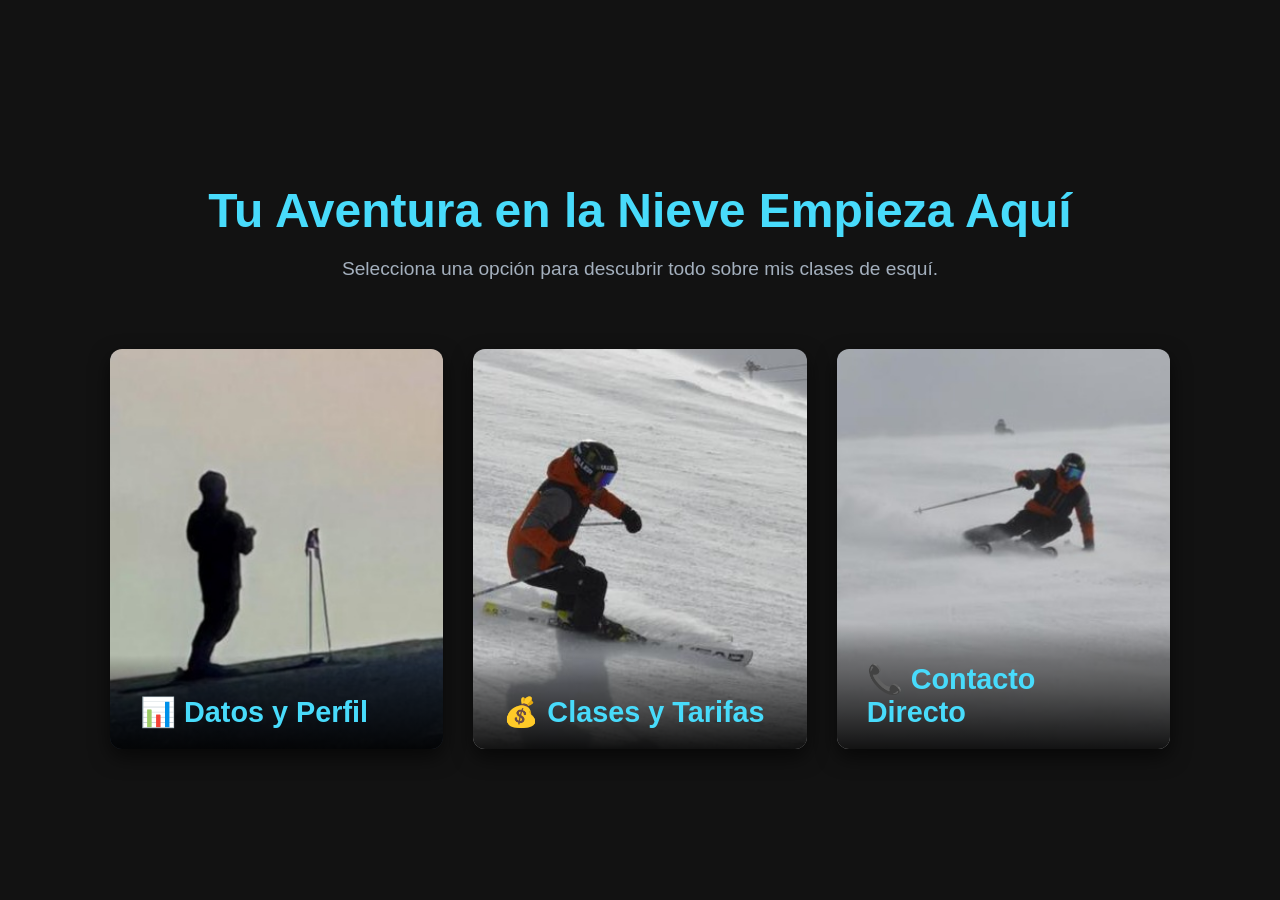
<file: index.html>
<!doctype html>
<html lang="es">

<head>
  <meta charset="utf-8">
  <meta name="viewport" content="width=device-width, initial-scale=1">
  <title>Menú Principal | Profesor de Esquí</title>
  <link rel="stylesheet" href="css/style-landing.css">
  <meta name="theme-color" content="#121212">
</head>

<body>

<header class="hero-landing">
  <h1>Tu Aventura en la Nieve Empieza Aquí</h1>
  <p>Selecciona una opción para descubrir todo sobre mis clases de esquí.</p>
</header>

<main class="contenedor-tarjetas">

  <a href="Datos.html" class="tarjeta-animada">
    <img src="./img/Datos.JPG" alt="Datos del Profesor">
    <div class="capa-texto">
      <h3>📊 Datos y Perfil</h3>
      <p class="descripcion-oculta">Conoce mi experiencia, mis titulaciones y mi metodología para que aprendas con la máxima seguridad.</p>
    </div>
  </a>

  <a href="Precios.html" class="tarjeta-animada">
    <img src="img/Precios.JPG" alt="Precios">
    <div class="capa-texto">
      <h3>💰 Clases y Tarifas</h3>
      <p class="descripcion-oculta">Descubre los diferentes niveles: iniciación, perfeccionamiento, freeride y sus precios.</p>
    </div>
  </a>

  <a href="Contacto.html" class="tarjeta-animada">
    <img src="./img/Contacto.JPG" alt="Contacto">
    <div class="capa-texto">
      <h3>📞 Contacto Directo</h3>
      <p class="descripcion-oculta">¿Tienes dudas o quieres reservar? Escríbeme y organizamos tu clase a medida.</p>
    </div>
  </a>

</main>

</body>
</html>
</file>
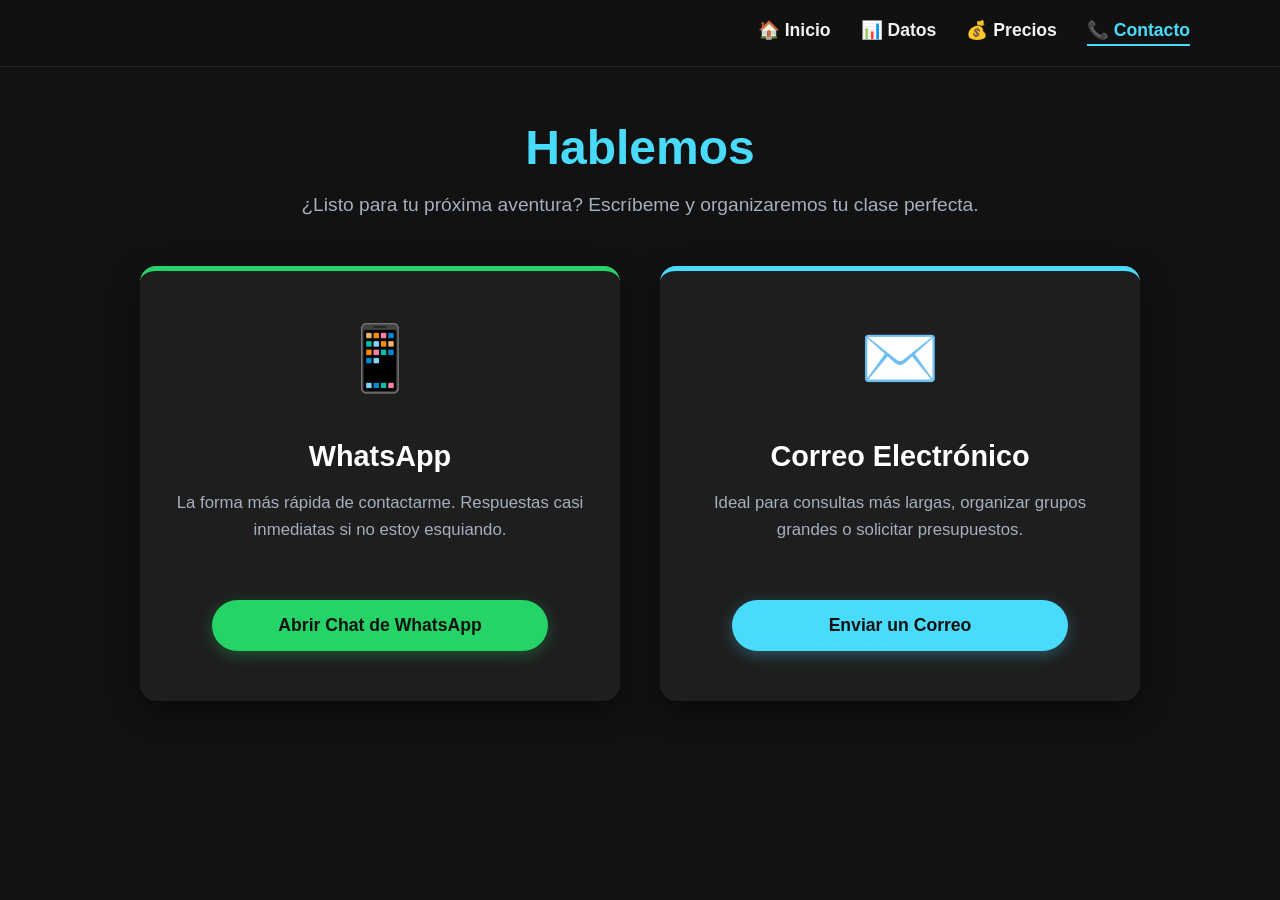
<file: Contacto.html>
<!doctype html>
<html lang="es">

<head>
    <meta charset="utf-8">
    <meta name="viewport" content="width=device-width, initial-scale=1">
    <title>Contacto | Profesor de Esquí</title>
    <link rel="stylesheet" href="css/style-Datos.css">
    <meta name="theme-color" content="#121212">
</head>

<body>

<nav class="menu-superior">
    <div class="enlaces-menu">
        <a href="index.html" class="nav-link">🏠 Inicio</a>
        <a href="Datos.html" class="nav-link">📊 Datos</a>
        <a href="Precios.html" class="nav-link">💰 Precios</a>
        <a href="Contacto.html" class="nav-link activo">📞 Contacto</a>
    </div>
</nav>

<main class="contenedor-principal">

    <header class="cabecera-seccion">
        <h1>Hablemos</h1>
        <p>¿Listo para tu próxima aventura? Escríbeme y organizaremos tu clase perfecta.</p>
    </header>

    <section class="grid-contacto">

        <div class="tarjeta-contacto whatsapp">
            <div class="icono-contacto">📱</div>
            <h2>WhatsApp</h2>
            <p>La forma más rápida de contactarme. Respuestas casi inmediatas si no estoy esquiando.</p>

            <a href="https://wa.me/34661054733?text=Hola,%20me%20gustaría%20información%20sobre%20las%20clases%20de%20esquí" target="_blank" class="boton-accion btn-whatsapp">
                Abrir Chat de WhatsApp
            </a>
        </div>

        <div class="tarjeta-contacto email">
            <div class="icono-contacto">✉️</div>
            <h2>Correo Electrónico</h2>
            <p>Ideal para consultas más largas, organizar grupos grandes o solicitar presupuestos.</p>

            <a href="mailto:Pedromplaza1@gmail.com?subject=Información%20Clases%20de%20Esquí" class="boton-accion btn-email">
                Enviar un Correo
            </a>
        </div>

    </section>

</main>

</body>
</html>
</file>
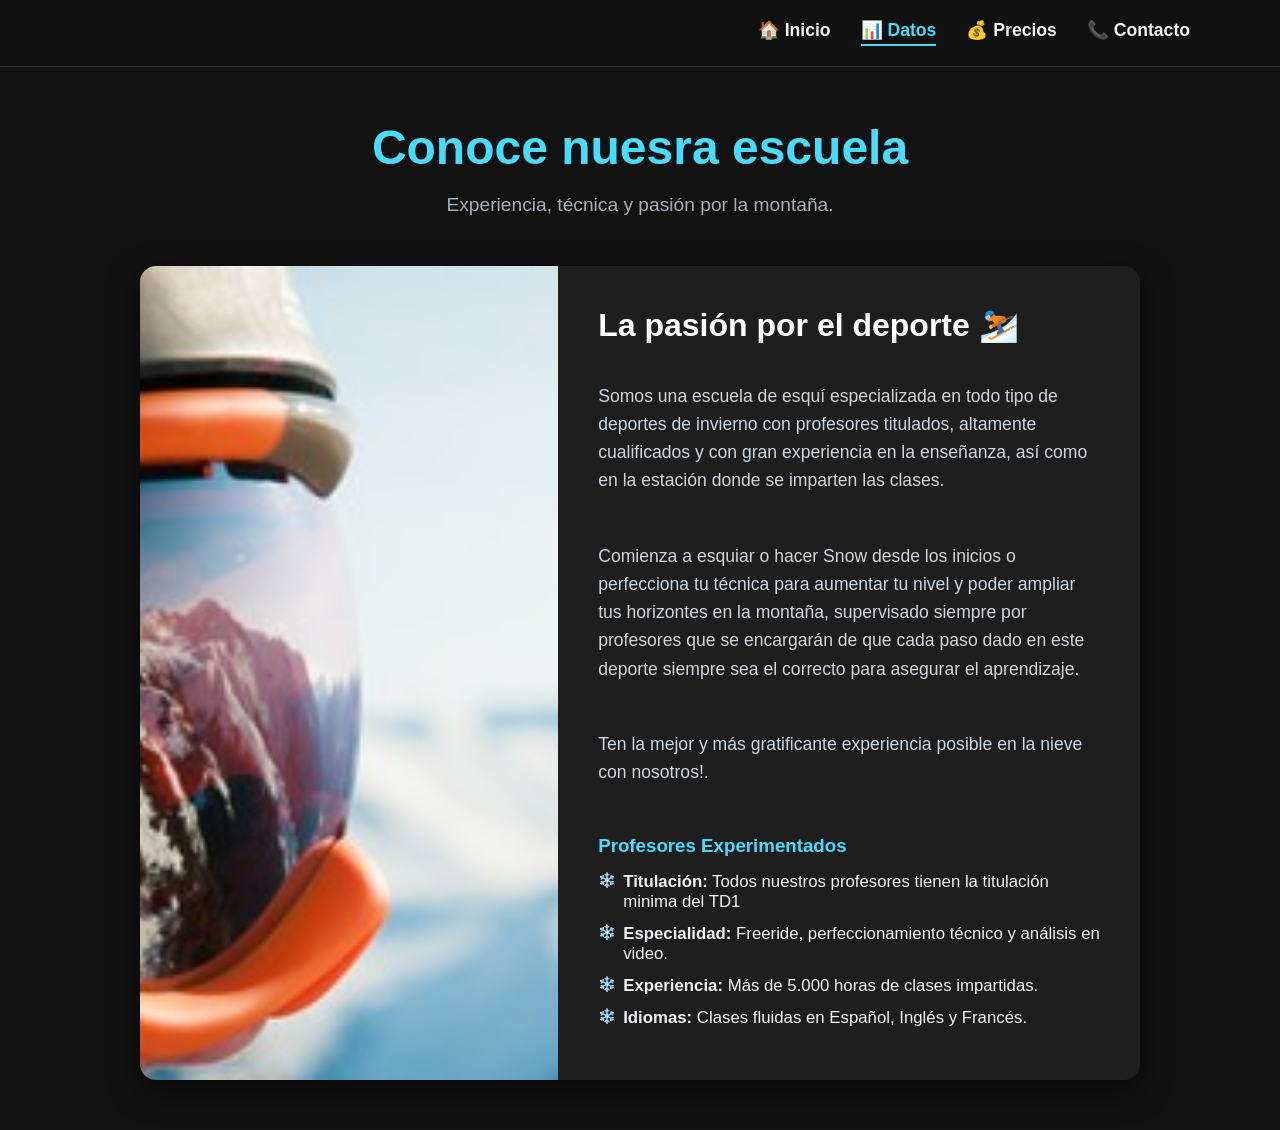
<file: Datos.html>
<!doctype html>
<html lang="es">

<head>
    <meta charset="utf-8">
    <meta name="viewport" content="width=device-width, initial-scale=1">
    <title>Datos y Perfil | Profesor de Esquí</title>
    <link rel="stylesheet" href="css/style-Datos.css">
    <meta name="theme-color" content="#121212">
</head>

<body>

<nav class="menu-superior">
    <div class="enlaces-menu">
        <a href="index.html" class="nav-link">🏠 Inicio</a>
        <a href="Datos.html" class="nav-link activo">📊 Datos</a>
        <a href="Precios.html" class="nav-link">💰 Precios</a>
        <a href="Contacto.html" class="nav-link">📞 Contacto</a>
    </div>
</nav>

<main class="contenedor-principal">

    <header class="cabecera-seccion">
        <h1>Conoce nuesra escuela</h1>
        <p>Experiencia, técnica y pasión por la montaña.</p>
    </header>

    <section class="tarjeta-perfil">

        <div class="perfil-imagen">
            <img src="./img/datosPortada.jpg" alt="Profesor de esquí en la nieve">
        </div>

        <div class="perfil-info">
            <h2>La pasión por el deporte ⛷️</h2>
            <p>Somos una escuela de esquí especializada en todo tipo de deportes de invierno con profesores titulados, altamente cualificados y con gran experiencia en la enseñanza, así como en la estación donde se imparten las clases.</p>
            <p>Comienza a esquiar o hacer Snow desde los inicios o perfecciona tu técnica para aumentar tu nivel y poder ampliar tus horizontes en la montaña, supervisado siempre por profesores que se encargarán de que cada paso dado en este deporte siempre sea el correcto para asegurar el aprendizaje.</p>
            <p>Ten la mejor y más gratificante experiencia posible en la nieve con nosotros!.</p>
            <h3>Profesores Experimentados</h3>
            <ul class="lista-skills">
                <li><strong>Titulación:</strong> Todos nuestros profesores tienen la titulación minima del TD1</li>
                <li><strong>Especialidad:</strong> Freeride, perfeccionamiento técnico y análisis en video.</li>
                <li><strong>Experiencia:</strong> Más de 5.000 horas de clases impartidas.</li>
                <li><strong>Idiomas:</strong> Clases fluidas en Español, Inglés y Francés.</li>
            </ul>
        </div>

    </section>

</main>

</body>
</html>
</file>
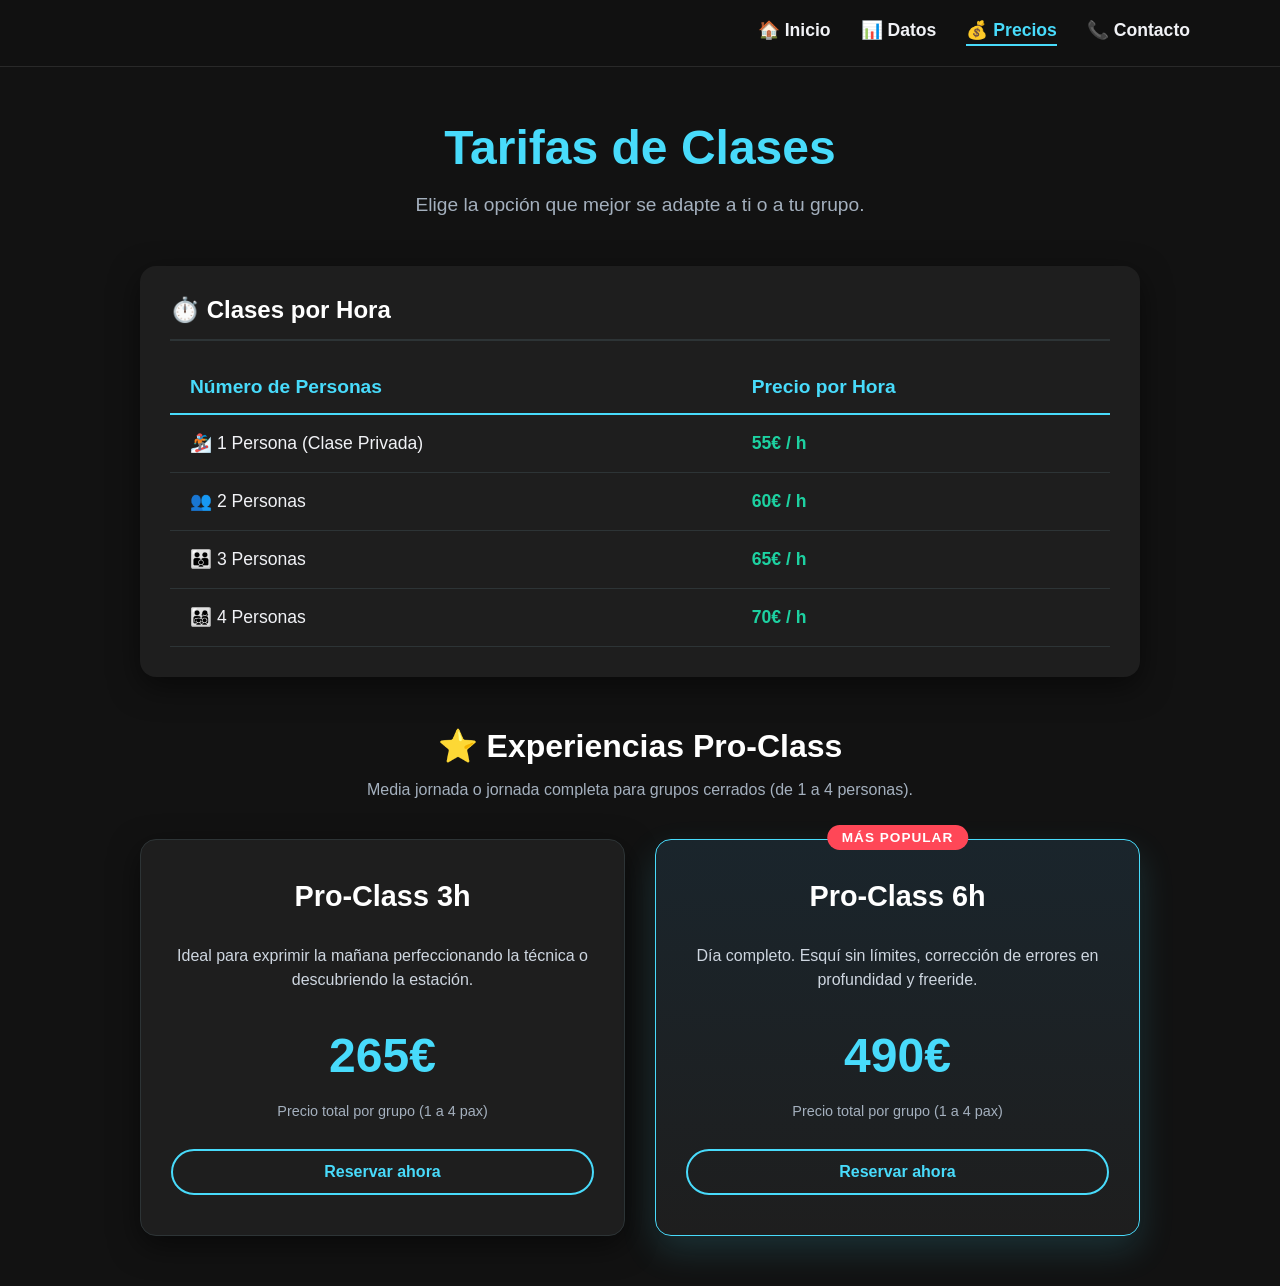
<file: Precios.html>
<!doctype html>
<html lang="es">

<head>
    <meta charset="utf-8">
    <meta name="viewport" content="width=device-width, initial-scale=1">
    <title>Precios y Clases | Profesor de Esquí</title>
    <link rel="stylesheet" href="./css/style-Datos.css">
    <meta name="theme-color" content="#121212">
</head>

<body>

<nav class="menu-superior">
    <div class="enlaces-menu">
        <a href="index.html" class="nav-link">🏠 Inicio</a>
        <a href="Datos.html" class="nav-link">📊 Datos</a>
        <a href="Precios.html" class="nav-link activo">💰 Precios</a>
        <a href="Contacto.html" class="nav-link">📞 Contacto</a>
    </div>
</nav>

<main class="contenedor-principal">

    <header class="cabecera-seccion">
        <h1>Tarifas de Clases</h1>
        <p>Elige la opción que mejor se adapte a ti o a tu grupo.</p>
    </header>

    <section class="contenedor-tabla">
        <h2>⏱️ Clases por Hora</h2>
        <table class="tabla-precios">
            <thead>
            <tr>
                <th>Número de Personas</th>
                <th>Precio por Hora</th>
            </tr>
            </thead>
            <tbody>
            <tr>
                <td>🏂 1 Persona (Clase Privada)</td>
                <td class="precio-celda">55€ / h</td>
            </tr>
            <tr>
                <td>👥 2 Personas</td>
                <td class="precio-celda">60€ / h</td>
            </tr>
            <tr>
                <td>👪 3 Personas</td>
                <td class="precio-celda">65€ / h</td>
            </tr>
            <tr>
                <td>👨‍👩‍👧‍👦 4 Personas</td>
                <td class="precio-celda">70€ / h</td>
            </tr>
            </tbody>
        </table>
    </section>

    <section class="seccion-premium">
        <h2 class="titulo-centrado">⭐ Experiencias Pro-Class</h2>
        <p class="subtitulo-centrado">Media jornada o jornada completa para grupos cerrados (de 1 a 4 personas).</p>

        <div class="grid-premium">
            <div class="tarjeta-premium">
                <h3>Pro-Class 3h</h3>
                <p class="descripcion">Ideal para exprimir la mañana perfeccionando la técnica o descubriendo la estación.</p>
                <div class="precio-destacado">265€</div>
                <p class="grupo-info">Precio total por grupo (1 a 4 pax)</p>
                <a href="Contacto.html" class="boton-reservar">Reservar ahora</a>
            </div>

            <div class="tarjeta-premium destacada">
                <div class="etiqueta-top">Más Popular</div>
                <h3>Pro-Class 6h</h3>
                <p class="descripcion">Día completo. Esquí sin límites, corrección de errores en profundidad y freeride.</p>
                <div class="precio-destacado">490€</div>
                <p class="grupo-info">Precio total por grupo (1 a 4 pax)</p>
                <a href="Contacto.html" class="boton-reservar">Reservar ahora</a>
            </div>
        </div>
    </section>

</main>

</body>
</html>
</file>
<file: css/style-landing.css>
/* =========================================
   ESTILOS GENERALES Y MODO OSCURO
   ========================================= */
body {
    background-color: #121212;
    color: #e0e0e0;
    font-family: 'Segoe UI', Tahoma, Geneva, Verdana, sans-serif;
    margin: 0;
    padding: 0;

    display: flex;
    flex-direction: column;
    align-items: center;
    justify-content: center;
    min-height: 100vh; /* Ocupa toda la altura de la pantalla */
}

/* =========================================
   CABECERA DE LA LANDING PAGE
   ========================================= */
.hero-landing {
    text-align: center;
    margin-bottom: 50px;
    padding: 0 20px;
}

.hero-landing h1 {
    font-size: 3rem;
    color: #48dbfb; /* Azul hielo */
    margin-bottom: 10px;
}

.hero-landing p {
    font-size: 1.2rem;
    color: #a4b0be;
}

/* =========================================
   CONTENEDOR DE LAS TARJETAS (Grid)
   ========================================= */
.contenedor-tarjetas {
    display: grid;
    /* Ajuste para que se centren mejor las tarjetas si sobran huecos */
    grid-template-columns: repeat(auto-fit, minmax(300px, 1fr));
    justify-content: center;
    gap: 30px;
    width: 100%;
    max-width: 1100px;
    padding: 0 20px;
    box-sizing: border-box;
}

/* =========================================
   TARJETAS ANIMADAS (Convertidas en enlaces)
   ========================================= */
a.tarjeta-animada {
    text-decoration: none; /* Quita el subrayado del enlace */
    display: block;
    position: relative;
    height: 400px; /* Altura imponente para las fotos */
    border-radius: 12px;
    overflow: hidden;
    box-shadow: 0 8px 20px rgba(0, 0, 0, 0.6);
    cursor: pointer;
}

a.tarjeta-animada img {
    width: 100%;
    height: 100%;
    object-fit: cover;
    transition: transform 0.5s ease;
}

/* =========================================
   CAPA DE TEXTO (Título y Descripción)
   ========================================= */
a.tarjeta-animada .capa-texto {
    position: absolute;
    bottom: 0;
    left: 0;
    width: 100%;
    /* Gradiente SIEMPRE visible para que el título se lea sobre la foto */
    background: linear-gradient(to top, rgba(0, 0, 0, 0.9) 0%, rgba(0, 0, 0, 0.4) 70%, transparent 100%);
    color: #ffffff;
    display: flex;
    flex-direction: column;
    justify-content: flex-end;
    padding: 30px;
    box-sizing: border-box;
    transition: all 0.5s ease;
}

a.tarjeta-animada .capa-texto h3 {
    margin: 0;
    font-size: 1.8rem;
    color: #48dbfb; /* Azul hielo para los títulos */
    transition: transform 0.4s ease;
    /* Un ligero empuje hacia abajo cuando el texto está oculto para centrarlo visualmente */
    transform: translateY(10px);
}

a.tarjeta-animada .capa-texto .descripcion-oculta {
    margin: 0;
    font-size: 1.05rem;
    line-height: 1.5;
    color: #f1f2f6;

    /* ESTADO INICIAL: Oculto y sin ocupar espacio */
    opacity: 0;
    max-height: 0;
    transform: translateY(20px);
    transition: all 0.4s ease;
}

/* =========================================
   EFECTOS AL PASAR EL RATÓN (HOVER)
   ========================================= */
a.tarjeta-animada:hover img {
    transform: scale(1.15); /* Efecto Zoom en la foto */
}

/* Oscurecemos un poco más el fondo al hacer hover para leer el párrafo largo */
a.tarjeta-animada:hover .capa-texto {
    background: linear-gradient(to top, rgba(0, 0, 0, 0.95) 0%, rgba(0, 0, 0, 0.7) 60%, transparent 100%);
}

a.tarjeta-animada:hover .capa-texto h3 {
    /* Devuelve el título a su posición normal */
    transform: translateY(0);
}

a.tarjeta-animada:hover .capa-texto .descripcion-oculta {
    /* Muestra el texto y le da espacio para expandirse */
    opacity: 1;
    max-height: 150px;
    margin-top: 15px; /* Separa el párrafo del título */
    transform: translateY(0);
}
</file>
<file: css/style-Datos.css>
/* =========================================
   ESTILOS GENERALES (Modo Oscuro)
   ========================================= */
body {
    background-color: #121212;
    color: #e0e0e0;
    font-family: 'Segoe UI', Tahoma, Geneva, Verdana, sans-serif;
    margin: 0;
    padding: 0;
}

/* =========================================
   BARRA DE NAVEGACIÓN SUPERIOR
   ========================================= */
.menu-superior {
    position: fixed; /* Se queda fija al hacer scroll */
    top: 0;
    width: 100%;
    /* Efecto cristal elegante */
    background-color: rgba(18, 18, 18, 0.85);
    backdrop-filter: blur(10px);
    -webkit-backdrop-filter: blur(10px);
    border-bottom: 1px solid rgba(255, 255, 255, 0.1);
    z-index: 1000;
    padding: 20px 0;
}

.enlaces-menu {
    display: flex;
    justify-content: flex-end; /* Alinea los enlaces a la derecha */
    align-items: center;
    max-width: 1100px;
    margin: 0 auto;
    padding: 0 30px;
    gap: 30px; /* Separación entre botones */
}

.nav-link {
    color: #f1f2f6;
    text-decoration: none;
    font-weight: bold;
    font-size: 1.1rem;
    transition: all 0.3s ease;
    padding-bottom: 5px;
    position: relative;
}

/* Línea animada al pasar el ratón */
.nav-link::after {
    content: '';
    position: absolute;
    width: 0;
    height: 2px;
    bottom: 0;
    left: 0;
    background-color: #48dbfb;
    transition: width 0.3s ease;
}

.nav-link:hover::after,
.nav-link.activo::after {
    width: 100%;
}

.nav-link:hover,
.nav-link.activo {
    color: #48dbfb; /* Color de resalte para el apartado actual */
}

/* =========================================
   CONTENEDOR PRINCIPAL
   ========================================= */
.contenedor-principal {
    max-width: 1000px;
    margin: 120px auto 50px; /* Margen superior para no chocar con el menú fijo */
    padding: 0 20px;
}

.cabecera-seccion {
    text-align: center;
    margin-bottom: 50px;
}

.cabecera-seccion h1 {
    font-size: 3rem;
    color: #48dbfb;
    margin-bottom: 10px;
}

.cabecera-seccion p {
    font-size: 1.2rem;
    color: #a4b0be;
}

/* =========================================
   TARJETA DE PERFIL (Grid / Flexbox)
   ========================================= */
.tarjeta-perfil {
    display: flex;
    background-color: #1e1e1e;
    border-radius: 16px;
    overflow: hidden;
    box-shadow: 0 10px 30px rgba(0, 0, 0, 0.5);
}

/* Mitad izquierda: Imagen */
.perfil-imagen {
    flex: 1; /* Ocupa la mitad del espacio */
    min-height: 400px;
}

.perfil-imagen img {
    width: 100%;
    height: 100%;
    object-fit: cover;
}

/* Mitad derecha: Texto */
.perfil-info {
    flex: 1.2; /* Ocupa un poco más de la mitad para respirar mejor */
    padding: 40px;
    display: flex;
    flex-direction: column;
    justify-content: center;
}

.perfil-info h2 {
    color: #ffffff;
    font-size: 2rem;
    margin-top: 0;
    margin-bottom: 20px;
}

.perfil-info p {
    font-size: 1.1rem;
    line-height: 1.6;
    color: #ced6e0;
    margin-bottom: 30px;
}

.perfil-info h3 {
    color: #48dbfb;
    margin-bottom: 15px;
}

.lista-skills {
    list-style-type: none; /* Quitamos los puntos estándar */
    padding: 0;
    margin: 0;
}

.lista-skills li {
    font-size: 1.05rem;
    margin-bottom: 12px;
    color: #f1f2f6;
    position: relative;
    padding-left: 25px;
}

/* Custom bullet (usamos un pequeño icono antes de cada texto) */
.lista-skills li::before {
    content: '❄️';
    position: absolute;
    left: 0;
    top: 0;
    font-size: 0.9rem;
}

/* =========================================
   DISEÑO RESPONSIVO (Para móviles)
   ========================================= */
@media (max-width: 768px) {
    .tarjeta-perfil {
        flex-direction: column; /* Pone la imagen arriba y el texto abajo en móvil */
    }

    .perfil-imagen {
        min-height: 300px;
    }

    .enlaces-menu {
        justify-content: center; /* Centra el menú en móviles */
        gap: 15px;
    }

    .nav-link {
        font-size: 0.9rem; /* Achica un poco el texto en móviles */
    }
}
/* =========================================
   TABLA DE PRECIOS
   ========================================= */
.contenedor-tabla {
    background-color: #1e1e1e;
    border-radius: 16px;
    padding: 30px;
    box-shadow: 0 10px 30px rgba(0, 0, 0, 0.5);
    margin-bottom: 50px;
}

.contenedor-tabla h2 {
    color: #ffffff;
    margin-top: 0;
    margin-bottom: 20px;
    border-bottom: 2px solid #2d3436;
    padding-bottom: 15px;
}

.tabla-precios {
    width: 100%;
    border-collapse: collapse;
    text-align: left;
}

.tabla-precios th {
    color: #48dbfb;
    font-size: 1.2rem;
    padding: 15px 20px;
    border-bottom: 2px solid #48dbfb;
}

.tabla-precios td {
    color: #f1f2f6;
    font-size: 1.1rem;
    padding: 18px 20px;
    border-bottom: 1px solid #2d3436;
    transition: background-color 0.3s ease;
}

.tabla-precios .precio-celda {
    font-weight: bold;
    color: #1dd1a1; /* Verde menta para los precios */
}

/* Efecto al pasar el ratón por la fila */
.tabla-precios tbody tr:hover td {
    background-color: rgba(72, 219, 251, 0.05); /* Tinte azul muy sutil */
}

/* =========================================
   TARJETAS PREMIUM (Pro-Class)
   ========================================= */
.titulo-centrado {
    text-align: center;
    color: #ffffff;
    font-size: 2rem;
    margin-bottom: 10px;
}

.subtitulo-centrado {
    text-align: center;
    color: #a4b0be;
    margin-bottom: 40px;
}

.grid-premium {
    display: grid;
    grid-template-columns: repeat(auto-fit, minmax(300px, 1fr));
    gap: 30px;
    margin-bottom: 50px;
}

.tarjeta-premium {
    background-color: #1e1e1e;
    border: 1px solid #2d3436;
    border-radius: 16px;
    padding: 40px 30px;
    text-align: center;
    box-shadow: 0 10px 30px rgba(0,0,0,0.5);
    transition: transform 0.3s ease, border-color 0.3s ease;
    display: flex;
    flex-direction: column;
    position: relative;
}

.tarjeta-premium:hover {
    transform: translateY(-10px);
    border-color: #48dbfb;
}

.tarjeta-premium h3 {
    color: #ffffff;
    font-size: 1.8rem;
    margin-top: 0;
    margin-bottom: 15px;
}

.tarjeta-premium .descripcion {
    color: #ced6e0;
    font-size: 1rem;
    line-height: 1.5;
    flex-grow: 1; /* Empuja el precio hacia abajo si el texto es corto */
}

.tarjeta-premium .precio-destacado {
    font-size: 3rem;
    color: #48dbfb;
    font-weight: bold;
    margin: 20px 0 5px;
}

.tarjeta-premium .grupo-info {
    color: #a4b0be;
    font-size: 0.9rem;
    margin-bottom: 30px;
}

.boton-reservar {
    display: inline-block;
    background-color: transparent;
    border: 2px solid #48dbfb;
    color: #48dbfb;
    padding: 12px 24px;
    border-radius: 30px;
    text-decoration: none;
    font-weight: bold;
    transition: all 0.3s ease;
}

.boton-reservar:hover {
    background-color: #48dbfb;
    color: #121212;
}

/* Estilo especial para la tarjeta más cara/recomendada */
.tarjeta-premium.destacada {
    background: linear-gradient(to bottom, #1a252c, #1e1e1e);
    border-color: #48dbfb;
    box-shadow: 0 15px 35px rgba(72, 219, 251, 0.15);
}

.etiqueta-top {
    position: absolute;
    top: -15px;
    left: 50%;
    transform: translateX(-50%);
    background-color: #ff4757;
    color: white;
    padding: 5px 15px;
    border-radius: 20px;
    font-size: 0.85rem;
    font-weight: bold;
    text-transform: uppercase;
    letter-spacing: 1px;
}
/* =========================================
   SECCIÓN DE CONTACTO
   ========================================= */
.grid-contacto {
    display: grid;
    grid-template-columns: repeat(auto-fit, minmax(320px, 1fr));
    gap: 40px;
    margin-bottom: 60px;
}

.tarjeta-contacto {
    background-color: #1e1e1e;
    border-radius: 16px;
    padding: 50px 30px;
    text-align: center;
    box-shadow: 0 10px 30px rgba(0,0,0,0.5);
    transition: transform 0.3s ease, box-shadow 0.3s ease;
    border-top: 5px solid transparent; /* Para la línea de color superior */
}

.tarjeta-contacto:hover {
    transform: translateY(-10px);
    box-shadow: 0 15px 40px rgba(0,0,0,0.7);
}

/* Colores personalizados por tarjeta */
.tarjeta-contacto.whatsapp {
    border-top-color: #25D366; /* Verde original de WhatsApp */
}

.tarjeta-contacto.email {
    border-top-color: #48dbfb; /* Azul de tu web */
}

.icono-contacto {
    font-size: 4rem;
    margin-bottom: 20px;
    display: inline-block;
    transition: transform 0.3s ease;
}

.tarjeta-contacto:hover .icono-contacto {
    transform: scale(1.1) rotate(5deg);
}

.tarjeta-contacto h2 {
    color: #ffffff;
    font-size: 1.8rem;
    margin-bottom: 15px;
}

.tarjeta-contacto p {
    color: #a4b0be;
    font-size: 1.05rem;
    line-height: 1.6;
    margin-bottom: 35px;
    min-height: 75px; /* Iguala las alturas de los textos */
}

/* Estilos de los botones de contacto */
.boton-accion {
    display: inline-block;
    padding: 15px 30px;
    border-radius: 30px;
    text-decoration: none;
    font-weight: bold;
    font-size: 1.1rem;
    color: #121212;
    transition: all 0.3s ease;
    width: 80%;
    box-sizing: border-box;
}

.btn-whatsapp {
    background-color: #25D366;
    box-shadow: 0 4px 15px rgba(37, 211, 102, 0.3);
}

.btn-whatsapp:hover {
    background-color: #1ebe57;
    transform: scale(1.05);
}

.btn-email {
    background-color: #48dbfb;
    box-shadow: 0 4px 15px rgba(72, 219, 251, 0.3);
}

.btn-email:hover {
    background-color: #2abde3;
    transform: scale(1.05);
}
</file>
